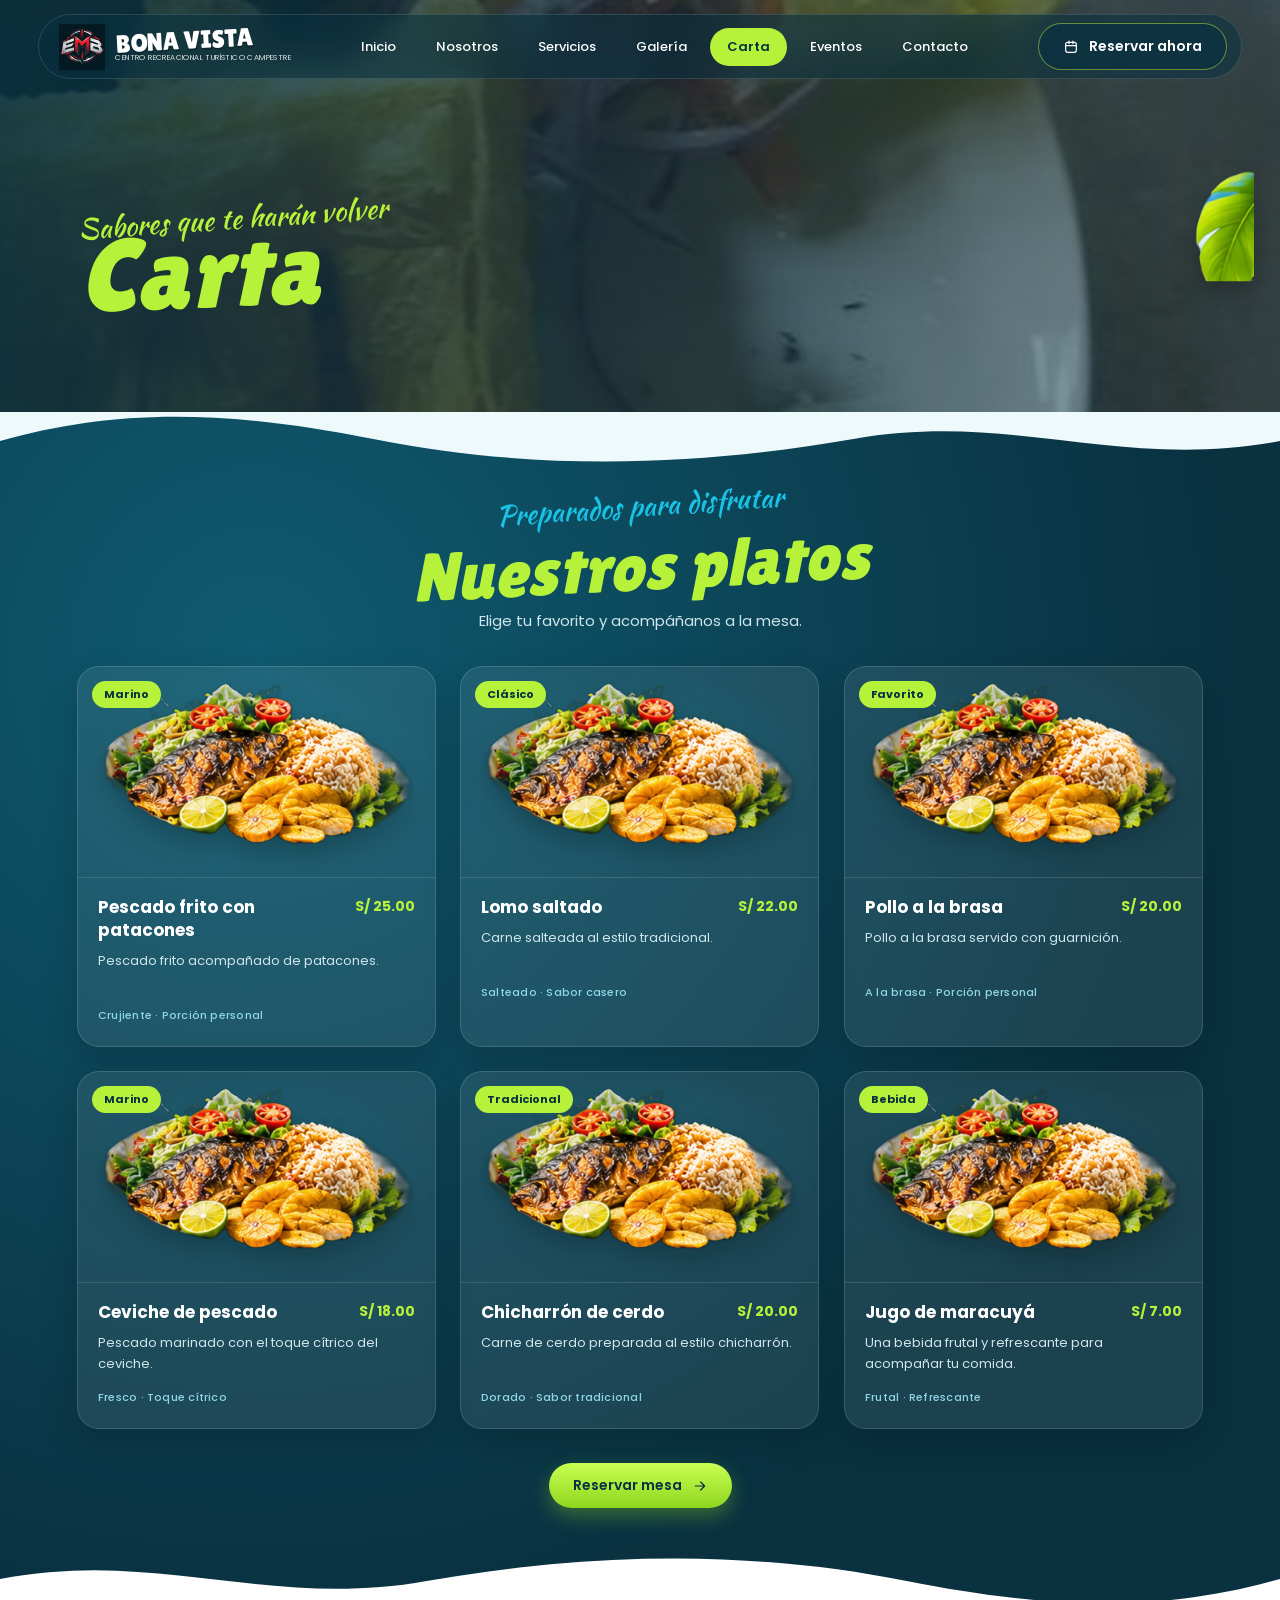
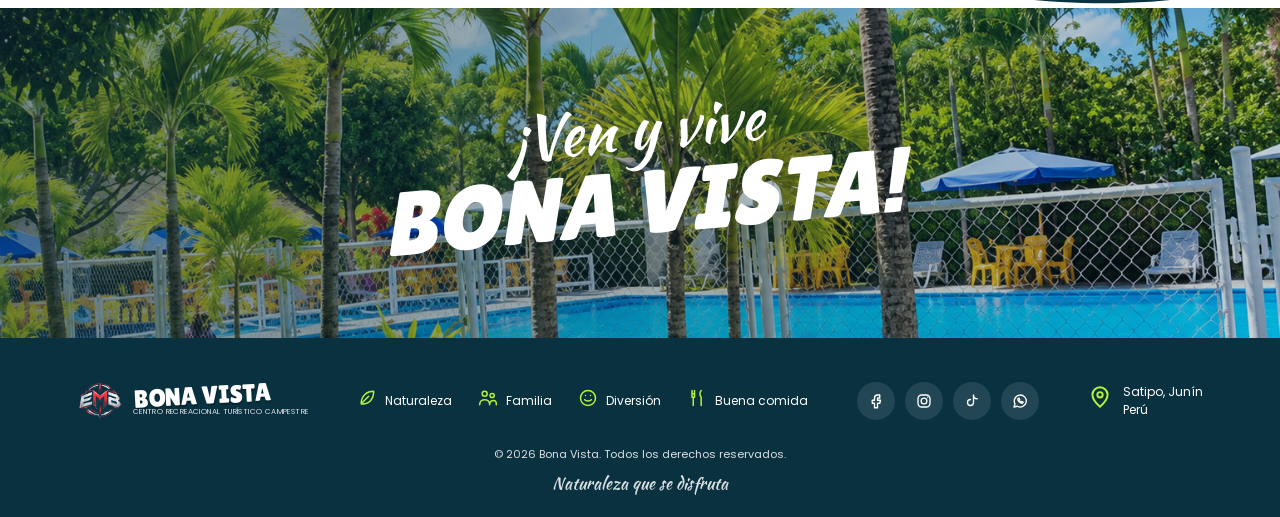
<file: carta.html>
<!doctype html>
<html lang="es">
  <head>
    <meta charset="utf-8" />
    <meta name="viewport" content="width=device-width,initial-scale=1" />
    <title>Carta | Bona Vista - Centro Recreacional Turístico Campestre</title>
    <meta
      name="description"
      content="Bona Vista: piscinas, comida típica, bungalows y eventos en plena naturaleza."
    />
    <link rel="icon" type="image/png" sizes="64x64" href="assets/img/favicon-bonavista.png?v=1" />
    <link rel="preconnect" href="https://fonts.googleapis.com" />
    <link
      href="https://fonts.googleapis.com/css2?family=Kaushan+Script&family=Lilita+One&family=Poppins:wght@400;500;600;700&display=swap"
      rel="stylesheet"
    />
    <link rel="stylesheet" href="assets/css/style.css" />
    <link rel="stylesheet" href="assets/css/responsive.css" />
  </head>
  <body>
    <header id="nav"></header>
    <section class="ph-hero" style="--bg: url(../img/comida.jpg)">
      <img
        class="leaf"
        src="assets/img/hoja3.png"
        alt=""
        data-k="0.04"
        style="right: 2vw; top: 90px; width: 110px"
      />
      <div class="wrap">
        <span class="script kick" style="color: var(--lime)"
          >Sabores que te harán volver</span
        >
        <h1>Carta</h1>
      </div>
    </section>
    <section class="sec dark menu-section">
      <div class="menu-intro">
        <span class="script kick">Preparados para disfrutar</span>
        <h2 class="menu-heading">Nuestros platos</h2>
        <p>Elige tu favorito y acompáñanos a la mesa.</p>
      </div>
      <div class="menu-carta">
        <article class="dish-card">
          <div class="dish-card__image">
            <img src="assets/img/plato.png" alt="Pescado frito con patacones" />
            <span class="dish-card__category">Marino</span>
          </div>
          <div class="dish-card__body">
            <div class="dish-card__title">
              <h3>Pescado frito con patacones</h3><b>S/ 25.00</b>
            </div>
            <p>Pescado frito acompañado de patacones.</p>
            <span class="dish-card__detail">Crujiente · Porción personal</span>
          </div>
        </article>
        <article class="dish-card">
          <div class="dish-card__image">
            <img src="assets/img/plato.png" alt="Lomo saltado" />
            <span class="dish-card__category">Clásico</span>
          </div>
          <div class="dish-card__body">
            <div class="dish-card__title">
              <h3>Lomo saltado</h3><b>S/ 22.00</b>
            </div>
            <p>Carne salteada al estilo tradicional.</p>
            <span class="dish-card__detail">Salteado · Sabor casero</span>
          </div>
        </article>
        <article class="dish-card">
          <div class="dish-card__image">
            <img src="assets/img/plato.png" alt="Pollo a la brasa" />
            <span class="dish-card__category">Favorito</span>
          </div>
          <div class="dish-card__body">
            <div class="dish-card__title">
              <h3>Pollo a la brasa</h3><b>S/ 20.00</b>
            </div>
            <p>Pollo a la brasa servido con guarnición.</p>
            <span class="dish-card__detail">A la brasa · Porción personal</span>
          </div>
        </article>
        <article class="dish-card">
          <div class="dish-card__image">
            <img src="assets/img/plato.png" alt="Ceviche de pescado" />
            <span class="dish-card__category">Marino</span>
          </div>
          <div class="dish-card__body">
            <div class="dish-card__title">
              <h3>Ceviche de pescado</h3><b>S/ 18.00</b>
            </div>
            <p>Pescado marinado con el toque cítrico del ceviche.</p>
            <span class="dish-card__detail">Fresco · Toque cítrico</span>
          </div>
        </article>
        <article class="dish-card">
          <div class="dish-card__image">
            <img src="assets/img/plato.png" alt="Chicharrón de cerdo" />
            <span class="dish-card__category">Tradicional</span>
          </div>
          <div class="dish-card__body">
            <div class="dish-card__title">
              <h3>Chicharrón de cerdo</h3><b>S/ 20.00</b>
            </div>
            <p>Carne de cerdo preparada al estilo chicharrón.</p>
            <span class="dish-card__detail">Dorado · Sabor tradicional</span>
          </div>
        </article>
        <article class="dish-card">
          <div class="dish-card__image">
            <img src="assets/img/plato.png" alt="Jugo de maracuyá" />
            <span class="dish-card__category">Bebida</span>
          </div>
          <div class="dish-card__body">
            <div class="dish-card__title">
              <h3>Jugo de maracuyá</h3><b>S/ 7.00</b>
            </div>
            <p>Una bebida frutal y refrescante para acompañar tu comida.</p>
            <span class="dish-card__detail">Frutal · Refrescante</span>
          </div>
        </article>
      </div>
      <a class="btn menu-reserve" href="contacto.html#reserva">
        Reservar mesa <svg class="i"><use href="#i-arrow" /></svg>
      </a>
    </section>
    <div id="foot"></div>
    <script src="assets/js/main.js"></script>
  </body>
</html>
</file>
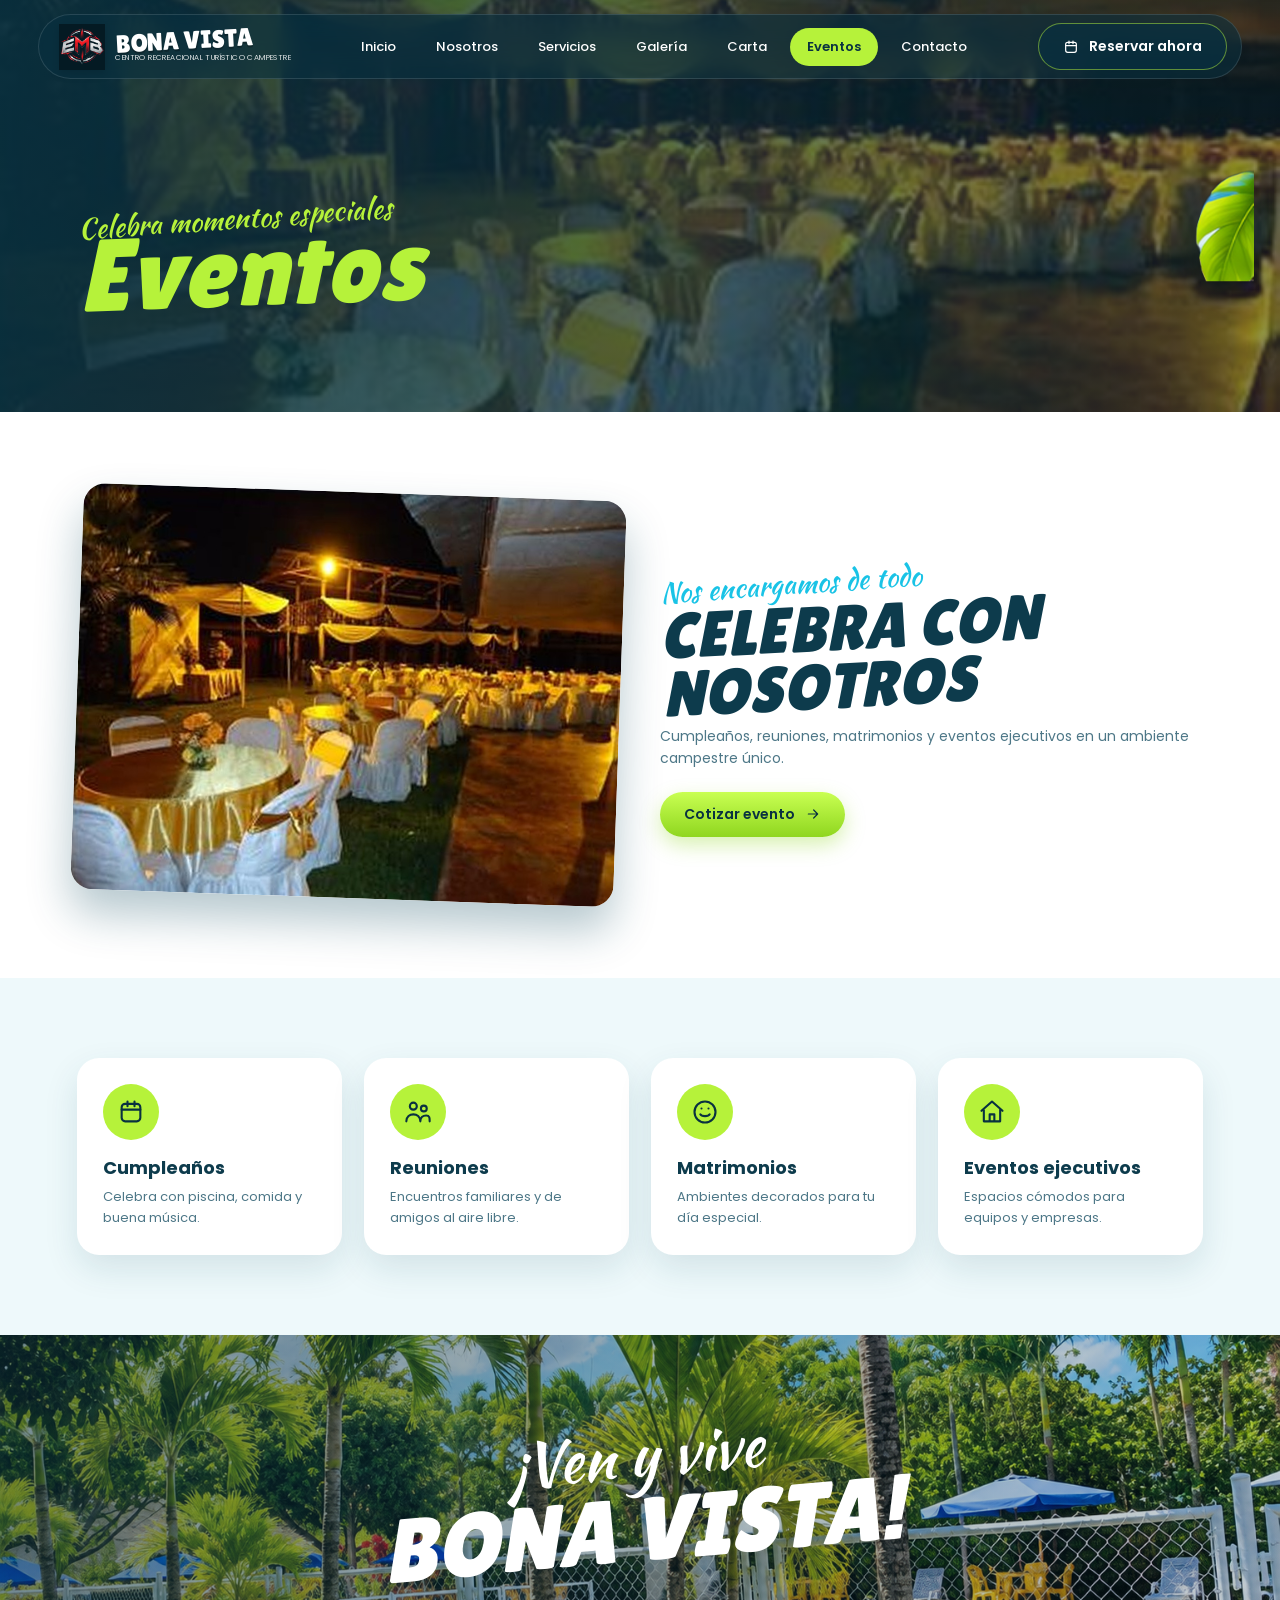
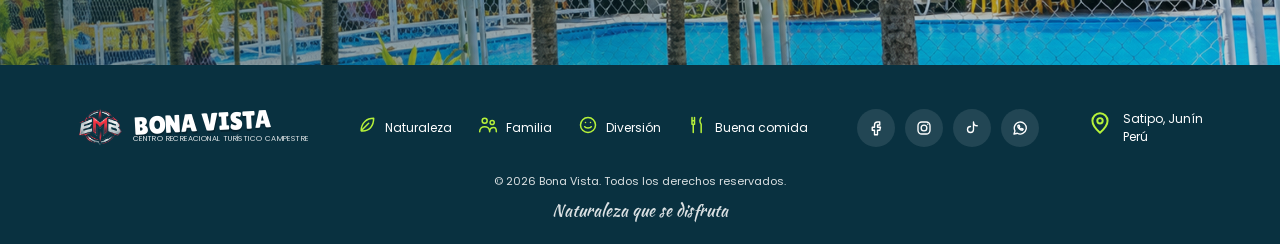
<file: eventos.html>
<!doctype html>
<html lang="es">
  <head>
    <meta charset="utf-8" />
    <meta name="viewport" content="width=device-width,initial-scale=1" />
    <title>
      Eventos | Bona Vista - Centro Recreacional Turístico Campestre
    </title>
    <meta
      name="description"
      content="Bona Vista: piscinas, comida típica, bungalows y eventos en plena naturaleza."
    />
    <link rel="icon" type="image/png" sizes="64x64" href="assets/img/favicon-bonavista.png?v=1" />
    <link rel="preconnect" href="https://fonts.googleapis.com" />
    <link
      href="https://fonts.googleapis.com/css2?family=Kaushan+Script&family=Lilita+One&family=Poppins:wght@400;500;600;700&display=swap"
      rel="stylesheet"
    />
    <link rel="stylesheet" href="assets/css/style.css" />
    <link rel="stylesheet" href="assets/css/responsive.css" />
  </head>
  <body>
    <header id="nav"></header>
    <section class="ph-hero" style="--bg: url(../img/evento.jpg)">
      <img
        class="leaf"
        src="assets/img/hoja3.png"
        alt=""
        data-k="0.04"
        style="right: 2vw; top: 90px; width: 110px"
      />
      <div class="wrap">
        <span class="script kick" style="color: var(--lime)"
          >Celebra momentos especiales</span
        >
        <h1>Eventos</h1>
      </div>
    </section>
    <section class="sec">
      <div class="wrap two">
        <img class="rv l" src="assets/img/evento.jpg" alt="Evento" />
        <div class="rv r">
          <span class="script kick">Nos encargamos de todo</span>
          <h2 class="big" style="font-size: clamp(40px, 5vw, 64px)">
            CELEBRA CON NOSOTROS
          </h2>
          <p class="p" style="max-width: none">
            Cumpleaños, reuniones, matrimonios y eventos ejecutivos en un
            ambiente campestre único.
          </p>
          <a class="btn" href="contacto.html#reserva"
            >Cotizar evento <svg class="i"><use href="#i-arrow" /></svg
          ></a>
        </div>
      </div>
    </section>
    <section class="sec mist">
      <div class="wrap grid">
        <article class="box rv">
          <i
            ><svg class="i"><use href="#i-cal" /></svg
          ></i>
          <h3>Cumpleaños</h3>
          <p>Celebra con piscina, comida y buena música.</p>
        </article>
        <article class="box rv">
          <i
            ><svg class="i"><use href="#i-family" /></svg
          ></i>
          <h3>Reuniones</h3>
          <p>Encuentros familiares y de amigos al aire libre.</p>
        </article>
        <article class="box rv">
          <i
            ><svg class="i"><use href="#i-smile" /></svg
          ></i>
          <h3>Matrimonios</h3>
          <p>Ambientes decorados para tu día especial.</p>
        </article>
        <article class="box rv">
          <i
            ><svg class="i"><use href="#i-house" /></svg
          ></i>
          <h3>Eventos ejecutivos</h3>
          <p>Espacios cómodos para equipos y empresas.</p>
        </article>
      </div>
    </section>
    <div id="foot"></div>
    <script src="assets/js/main.js"></script>
  </body>
</html>
</file>
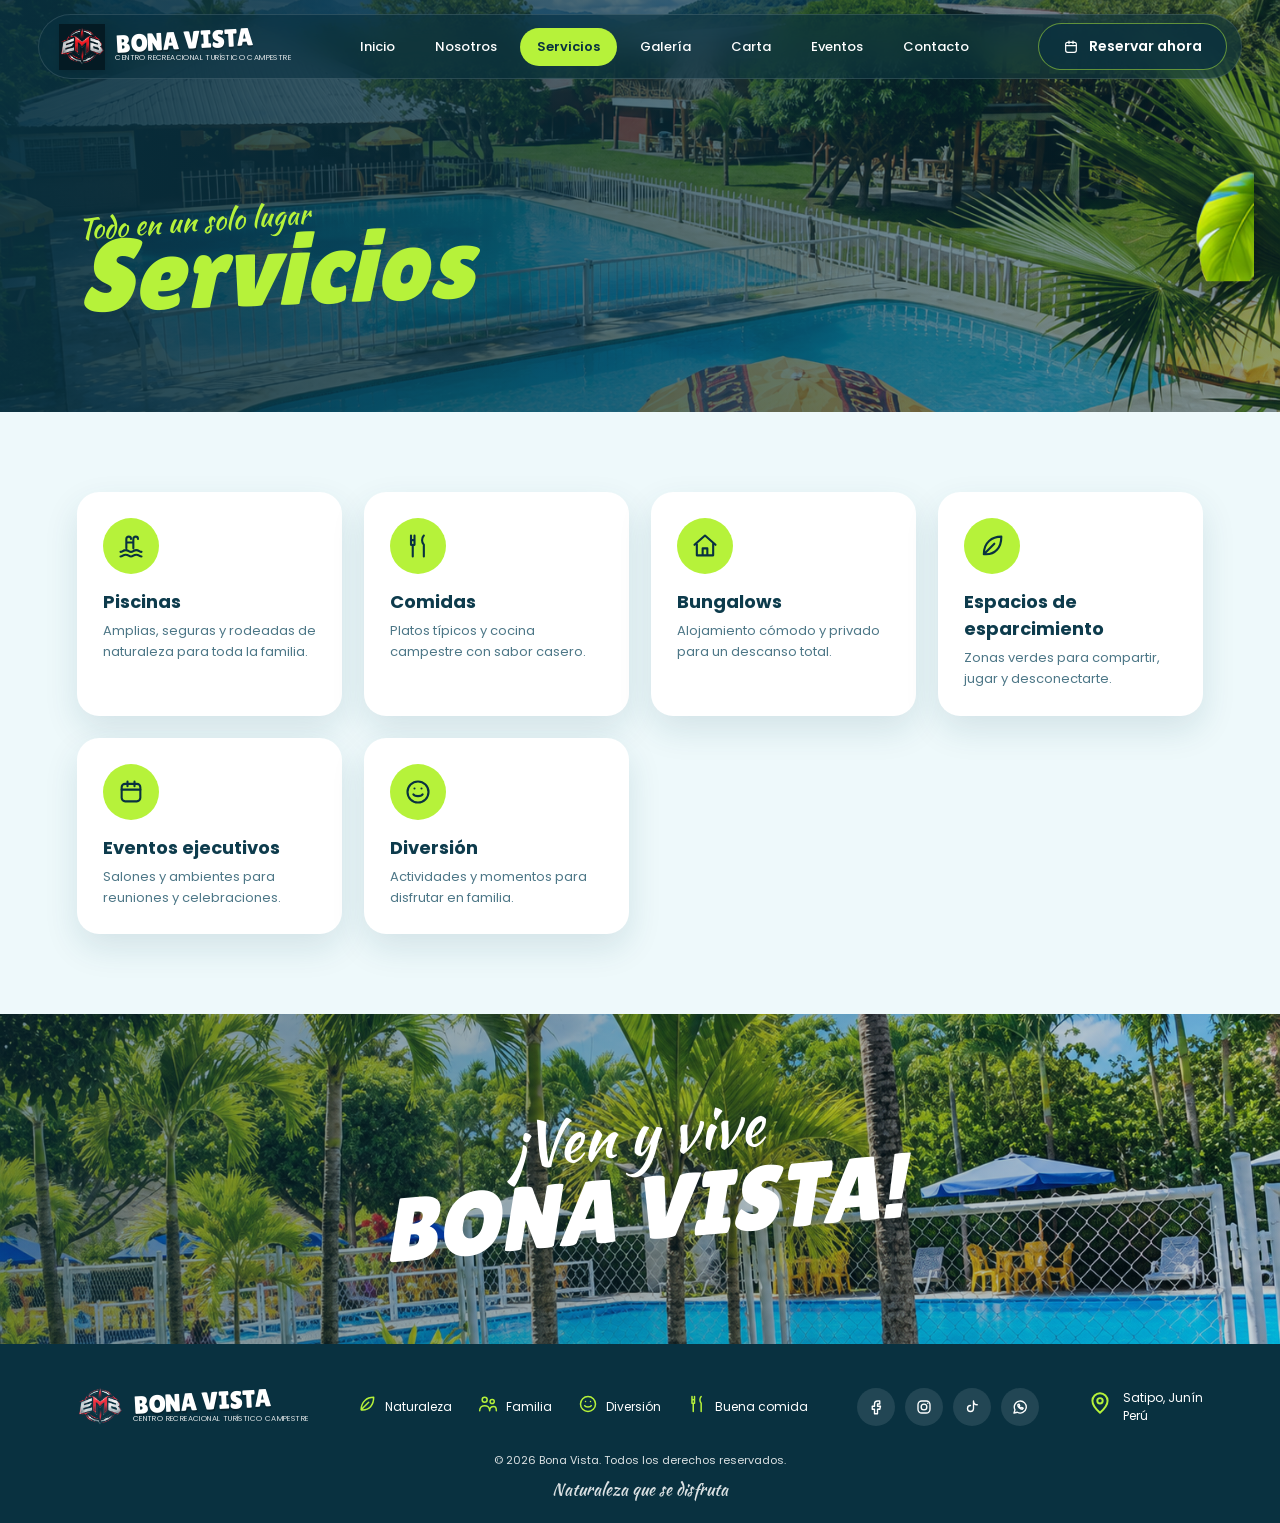
<file: servicios.html>
<!doctype html>
<html lang="es">
  <head>
    <meta charset="utf-8" />
    <meta name="viewport" content="width=device-width,initial-scale=1" />
    <title>
      Servicios | Bona Vista - Centro Recreacional Turístico Campestre
    </title>
    <meta
      name="description"
      content="Bona Vista: piscinas, comida típica, bungalows y eventos en plena naturaleza."
    />
    <link rel="icon" type="image/png" sizes="64x64" href="assets/img/favicon-bonavista.png?v=1" />
    <link rel="preconnect" href="https://fonts.googleapis.com" />
    <link
      href="https://fonts.googleapis.com/css2?family=Kaushan+Script&family=Lilita+One&family=Poppins:wght@400;500;600;700&display=swap"
      rel="stylesheet"
    />
    <link rel="stylesheet" href="assets/css/style.css" />
    <link rel="stylesheet" href="assets/css/responsive.css" />
  </head>
  <body>
    <header id="nav"></header>
    <section class="ph-hero" style="--bg: url(../img/piscina2.jpg)">
      <img
        class="leaf"
        src="assets/img/hoja3.png"
        alt=""
        data-k="0.04"
        style="right: 2vw; top: 90px; width: 110px"
      />
      <div class="wrap">
        <span class="script kick" style="color: var(--lime)"
          >Todo en un solo lugar</span
        >
        <h1>Servicios</h1>
      </div>
    </section>
    <section class="sec mist">
      <div class="wrap grid">
        <article class="box rv">
          <i
            ><svg class="i"><use href="#i-pool" /></svg
          ></i>
          <h3>Piscinas</h3>
          <p>Amplias, seguras y rodeadas de naturaleza para toda la familia.</p>
        </article>
        <article class="box rv">
          <i
            ><svg class="i"><use href="#i-food" /></svg
          ></i>
          <h3>Comidas</h3>
          <p>Platos típicos y cocina campestre con sabor casero.</p>
        </article>
        <article class="box rv">
          <i
            ><svg class="i"><use href="#i-house" /></svg
          ></i>
          <h3>Bungalows</h3>
          <p>Alojamiento cómodo y privado para un descanso total.</p>
        </article>
        <article class="box rv">
          <i
            ><svg class="i"><use href="#i-leaf" /></svg
          ></i>
          <h3>Espacios de esparcimiento</h3>
          <p>Zonas verdes para compartir, jugar y desconectarte.</p>
        </article>
        <article class="box rv">
          <i
            ><svg class="i"><use href="#i-cal" /></svg
          ></i>
          <h3>Eventos ejecutivos</h3>
          <p>Salones y ambientes para reuniones y celebraciones.</p>
        </article>
        <article class="box rv">
          <i
            ><svg class="i"><use href="#i-smile" /></svg
          ></i>
          <h3>Diversión</h3>
          <p>Actividades y momentos para disfrutar en familia.</p>
        </article>
      </div>
    </section>
    <div id="foot"></div>
    <script src="assets/js/main.js"></script>
  </body>
</html>
</file>
<file: assets/css/style.css>
/* BONA VISTA - estilos */
:root {
  --deep: #093140;
  --teal: #0d4a5c;
  --cyan: #19c3e6;
  --lime: #b6f23a;
  --lime2: #8fd61f;
  --ink: #0d3b4c;
  --mist: #eef9fb;
  --r: 22px;
  --ease: cubic-bezier(0.2, 0.9, 0.2, 1);
}
* {
  box-sizing: border-box;
  margin: 0;
}
html {
  scroll-behavior: smooth;
}
body {
  font-family: "Poppins", system-ui, sans-serif;
  color: var(--ink);
  background: #fff;
  overflow-x: hidden;
}
@keyframes pg {
  from {
    opacity: 0;
  }
}
a {
  color: inherit;
  text-decoration: none;
}
button {
  font: inherit;
  cursor: pointer;
  border: 0;
  background: none;
  color: inherit;
}
img {
  max-width: 100%;
  display: block;
  -webkit-user-drag: none;
  user-select: none;
  -webkit-user-select: none;
}
.sprite {
  position: absolute;
  width: 0;
  height: 0;
}
.i {
  width: 1em;
  height: 1em;
  fill: none;
  stroke: currentColor;
  stroke-width: 1.8;
  stroke-linecap: round;
  stroke-linejoin: round;
  flex: none;
}
.lil {
  font-family: "Lilita One", Impact, sans-serif;
  font-weight: 400;
}
.script {
  font-family: "Kaushan Script", "Caveat", cursive;
  font-weight: 400;
}
:focus-visible {
  outline: 3px solid var(--lime);
  outline-offset: 3px;
}
/* nav */
.nav {
  position: fixed;
  inset: 14px 3vw auto;
  z-index: 60;
  display: flex;
  align-items: center;
  justify-content: space-between;
  padding: 8px 14px 8px 20px;
  border-radius: 40px;
  background: rgba(9, 49, 64, 0.55);
  backdrop-filter: blur(14px);
  border: 1px solid rgba(255, 255, 255, 0.12);
  transition: 0.4s var(--ease);
}
.nav.sc {
  background: rgba(9, 49, 64, 0.92);
  inset: 8px 2vw auto;
  box-shadow: 0 12px 30px rgba(0, 0, 0, 0.25);
}
.logo {
  display: flex;
  align-items: center;
  gap: 10px;
  color: #fff;
}
.logo img {
  height: 46px;
  width: auto;
  mix-blend-mode: screen;
  filter: drop-shadow(0 3px 4px rgba(0, 0, 0, 0.3));
}
.logo b {
  display: block;
  font-family: "Lilita One";
  font-size: 25px;
  line-height: 0.9;
  font-weight: 400;
  transform: rotate(-3deg);
  text-shadow: 0 2px 0 rgba(0, 0, 0, 0.25);
}
.logo small {
  font-size: 7.5px;
  letter-spacing: 0.4px;
  display: block;
  opacity: 0.85;
}
.menu {
  display: flex;
  gap: 6px;
  list-style: none;
  padding: 0;
}
.menu a {
  display: block;
  padding: 9px 17px;
  border-radius: 30px;
  font-size: 13px;
  font-weight: 500;
  color: #fff;
  transition: 0.3s;
}
.menu a:hover {
  background: rgba(255, 255, 255, 0.14);
}
.menu a.on {
  background: var(--lime);
  color: var(--deep);
  font-weight: 600;
}
.btn {
  display: inline-flex;
  align-items: center;
  gap: 10px;
  padding: 12px 24px;
  border-radius: 30px;
  font-weight: 600;
  font-size: 14px;
  background: linear-gradient(180deg, #c9ff52, var(--lime2));
  color: var(--deep);
  position: relative;
  overflow: hidden;
  transition: 0.35s var(--ease);
  box-shadow: 0 8px 20px rgba(143, 214, 31, 0.35);
}
.btn:hover {
  transform: translateY(-3px) scale(1.03);
  box-shadow: 0 14px 28px rgba(143, 214, 31, 0.5);
}
.btn .i {
  font-size: 16px;
  transition: 0.3s;
}
.btn:hover .i {
  translate: 4px 0;
}
.btn.dark {
  background: var(--deep);
  color: #fff;
  box-shadow: 0 8px 20px rgba(9, 49, 64, 0.3);
}
.btn.ghost {
  background: rgba(9, 49, 64, 0.7);
  color: #fff;
  border: 1px solid rgba(182, 242, 58, 0.5);
  box-shadow: none;
}
.rip {
  position: absolute;
  border-radius: 50%;
  background: rgba(255, 255, 255, 0.55);
  transform: scale(0);
  animation: rip 0.7s linear;
  pointer-events: none;
}
@keyframes rip {
  to {
    transform: scale(4);
    opacity: 0;
  }
}
.burger {
  display: none;
  width: 42px;
  height: 42px;
  border-radius: 50%;
  background: var(--lime);
  color: var(--deep);
  font-size: 22px;
  align-items: center;
  justify-content: center;
}
/* hero */
.hero {
  position: relative;
  min-height: 100vh;
  min-height: 100svh;
  padding: 150px 6vw 130px;
  color: #fff;
  overflow: hidden;
  background: var(--deep);
}
.slide {
  position: absolute;
  inset: -3%;
  background-size: cover;
  background-position: center;
  opacity: 0;
  transition: opacity 1.4s;
  animation: kb 18s ease-in-out infinite alternate;
}
.slide.on {
  opacity: 1;
}
@keyframes kb {
  to {
    scale: 1.08;
    translate: -1.5% 1%;
  }
}
.hshade {
  position: absolute;
  inset: 0;
  background:
    linear-gradient(
      90deg,
      rgba(9, 49, 64, 0.96) 0,
      rgba(9, 49, 64, 0.78) 38%,
      rgba(9, 49, 64, 0.15) 75%
    ),
    linear-gradient(0deg, rgba(9, 49, 64, 0.7), transparent 35%);
}
.leaf {
  position: absolute;
  pointer-events: none;
  z-index: 3;
  transform-origin: bottom center;
  animation: sway 7s ease-in-out infinite;
  filter: drop-shadow(0 12px 12px rgba(0, 0, 0, 0.3));
}
.hero-branches {
  position: absolute;
  inset: 0;
  z-index: 3;
  overflow: hidden;
  pointer-events: none;
}
.leaf-branch {
  position: absolute;
  width: 230px;
  height: 290px;
  animation: branch-sway 8s ease-in-out infinite;
  filter: drop-shadow(0 8px 10px rgba(0, 0, 0, 0.28));
}
.leaf-branch img {
  position: absolute;
  width: 112px;
  height: 154px;
  object-fit: contain;
}
.leaf-branch img:nth-child(1) {
  left: 8px;
  top: 112px;
  rotate: -62deg;
}
.leaf-branch img:nth-child(2) {
  left: 42px;
  top: 62px;
  rotate: -38deg;
}
.leaf-branch img:nth-child(3) {
  left: 86px;
  top: 18px;
  rotate: -12deg;
}
.leaf-branch img:nth-child(4) {
  left: 72px;
  top: 126px;
  rotate: 15deg;
}
.leaf-branch img:nth-child(5) {
  left: 118px;
  top: 80px;
  rotate: 38deg;
}
.leaf-branch img:nth-child(6) {
  left: 132px;
  top: 170px;
  rotate: 65deg;
}
.leaf-branch--left-top {
  top: 7%;
  left: -116px;
  rotate: -12deg;
}
.leaf-branch--left-bottom {
  bottom: -118px;
  left: -112px;
  rotate: -34deg;
  animation-delay: -3s;
}
.leaf-branch--right-top {
  top: 8%;
  right: -118px;
  scale: -1 1;
  rotate: -8deg;
  animation-delay: -2s;
}
.leaf-branch--right-bottom {
  right: -108px;
  bottom: -112px;
  scale: -1 1;
  rotate: -26deg;
  animation-delay: -5s;
}
@keyframes branch-sway {
  50% {
    translate: 0 -7px;
  }
}
@keyframes sway {
  50% {
    rotate: 5deg;
  }
}
.hc {
  position: relative;
  z-index: 4;
  max-width: 760px;
}
.hc .hi {
  font-size: clamp(26px, 3.6vw, 44px);
  display: block;
  rotate: -4deg;
  margin-bottom: -6px;
}
.ttl {
  font-size: clamp(78px, 13vw, 176px);
  line-height: 0.82;
  display: flex;
  gap: 0.18em;
  flex-wrap: wrap;
  font-style: italic;
  transform: rotate(-3deg);
  transform-origin: left;
  text-shadow: 0 6px 0 rgba(0, 0, 0, 0.18);
  letter-spacing: -1px;
}
.ttl .w {
  color: #fff;
}
.ttl .v {
  color: var(--lime);
}
.ttl span span {
  display: inline-block;
  opacity: 0;
  transform: translateY(80px) rotate(8deg);
  animation: up 0.9s var(--ease) forwards;
  animation-delay: calc(var(--i) * 60ms + 300ms);
}
@keyframes up {
  to {
    opacity: 1;
    transform: none;
  }
}
.sw {
  height: 8px;
  width: min(300px, 60%);
  border-radius: 8px;
  background: #fff;
  margin: 2px 0 18px;
  rotate: -3deg;
  transform-origin: left;
  animation: grow 1s 0.9s var(--ease) both;
}
@keyframes grow {
  from {
    scale: 0 1;
  }
}
.tag {
  font-size: clamp(20px, 2.4vw, 30px);
  rotate: -3deg;
  margin-bottom: 26px;
  max-width: 560px;
  line-height: 1.2;
  animation: fl 1s 1.1s both;
}
@keyframes fl {
  from {
    opacity: 0;
    translate: -30px 0;
  }
}
.info {
  display: flex;
  flex-wrap: wrap;
  gap: 6px 22px;
  padding: 14px 26px;
  border-radius: 50px;
  background: rgba(9, 49, 64, 0.72);
  backdrop-filter: blur(8px);
  border: 1px solid rgba(255, 255, 255, 0.12);
  width: fit-content;
  margin-bottom: 22px;
  animation: fl 1s 1.3s both;
}
.inf {
  display: flex;
  align-items: center;
  gap: 11px;
}
.inf i {
  width: 42px;
  height: 42px;
  border-radius: 50%;
  background: var(--lime);
  color: var(--deep);
  display: grid;
  place-items: center;
  font-size: 20px;
  transition: 0.4s var(--ease);
}
.inf:hover i {
  rotate: 360deg;
  scale: 1.1;
}
.inf b {
  display: block;
  font-size: 13px;
}
.inf small {
  font-size: 10px;
  opacity: 0.8;
}
.hero .btn {
  animation: fl 1s 1.5s both;
}
.sign {
  position: absolute;
  right: 3vw;
  bottom: 70px;
  width: min(36vw, 380px);
  z-index: 5;
  transform-origin: 50% 8%;
  animation:
    swing 5s ease-in-out infinite,
    pop 1.2s 0.8s var(--ease) both;
}
@keyframes swing {
  50% {
    rotate: 3deg;
  }
}
@keyframes pop {
  from {
    opacity: 0;
    scale: 0.6;
    translate: 0 80px;
  }
  to {
    opacity: 1;
    scale: 1;
    translate: 0 0;
  }
}
.dots {
  position: absolute;
  right: 22px;
  top: 50%;
  translate: 0 -50%;
  z-index: 6;
  display: flex;
  flex-direction: column;
  gap: 12px;
  align-items: center;
}
.dots button {
  width: 11px;
  height: 11px;
  border-radius: 50%;
  border: 2px solid #fff;
  transition: 0.3s;
}
.dots button.on {
  background: var(--lime);
  border-color: var(--lime);
  scale: 1.35;
}
.dn {
  width: 40px;
  height: 40px;
  border-radius: 50%;
  border: 1.5px solid #fff;
  display: grid;
  place-items: center;
  margin-top: 8px;
  animation: bn 1.8s infinite;
}
@keyframes bn {
  50% {
    translate: 0 8px;
  }
}
/* ondas */
.wv {
  position: absolute;
  left: 0;
  right: 0;
  bottom: -1px;
  height: 70px;
  z-index: 4;
  background: url("data:image/svg+xml,%3Csvg xmlns='http://www.w3.org/2000/svg' viewBox='0 0 1200 70' preserveAspectRatio='none'%3E%3Cpath d='M0 70V34C100 8 200 8 300 34S500 60 600 34 800 8 900 34s200 26 300 0V70Z' fill='%23eef9fb'/%3E%3C/svg%3E")
    repeat-x;
  background-size: 1200px 70px;
  animation: wave 14s linear infinite;
}
.wv.b {
  opacity: 0.5;
  bottom: 6px;
  animation-duration: 9s;
  animation-direction: reverse;
}
@keyframes wave {
  to {
    background-position-x: -1200px;
  }
}
/* secciones */
.sec {
  position: relative;
  padding: 80px 6vw;
  overflow: hidden;
}
.mist {
  background: var(--mist);
}
.sec h2 {
  font-family: "Lilita One";
  font-weight: 400;
  font-style: italic;
  line-height: 0.9;
  rotate: -3deg;
}
.row {
  display: grid;
  grid-template-columns: minmax(260px, 0.8fr) 2fr;
  gap: 30px;
  align-items: center;
  max-width: 1280px;
  margin: 0 auto;
}
.kick {
  font-size: clamp(20px, 2.4vw, 28px);
  color: var(--cyan);
  display: block;
  rotate: -4deg;
}
.big {
  font-size: clamp(48px, 6.2vw, 84px);
  color: var(--ink);
}
.p {
  margin: 16px 0 22px;
  max-width: 360px;
  font-size: 14px;
  line-height: 1.6;
  color: #4d7787;
}
.car {
  position: relative;
}
.trk {
  display: flex;
  gap: 18px;
  overflow-x: auto;
  scroll-snap-type: x mandatory;
  scrollbar-width: none;
  padding: 14px 4px 22px;
}
.trk::-webkit-scrollbar {
  display: none;
}
.card {
  flex: 0 0 calc(25% - 14px);
  min-width: 200px;
  scroll-snap-align: start;
  background: #fff;
  border-radius: var(--r);
  padding: 8px 8px 16px;
  box-shadow: 0 14px 34px rgba(13, 74, 92, 0.14);
  position: relative;
  transition: 0.5s var(--ease);
}
.card:hover {
  translate: 0 -12px;
  box-shadow: 0 26px 44px rgba(13, 74, 92, 0.25);
}
.card .ph {
  height: 170px;
  border-radius: 16px;
  overflow: hidden;
}
.card img {
  width: 100%;
  height: 100%;
  object-fit: cover;
  transition: 1s var(--ease);
}
.card:hover img {
  scale: 1.12;
}
.card .ic {
  position: absolute;
  left: 18px;
  top: 140px;
  width: 44px;
  height: 44px;
  border-radius: 50%;
  background: var(--cyan);
  color: #fff;
  display: grid;
  place-items: center;
  font-size: 22px;
  border: 3px solid #fff;
}
.card h3 {
  margin: 30px 8px 2px;
  font-size: 16px;
}
.card small {
  margin: 0 8px;
  display: block;
  font-size: 11px;
  color: #6b95a5;
}
.card .go {
  position: absolute;
  right: 14px;
  bottom: 16px;
  width: 26px;
  height: 26px;
  border-radius: 50%;
  background: var(--lime2);
  color: #fff;
  display: grid;
  place-items: center;
  transition: 0.3s;
}
.card:hover .go {
  rotate: -45deg;
  background: var(--cyan);
}
.ar {
  position: absolute;
  top: 42%;
  width: 38px;
  height: 38px;
  border-radius: 50%;
  background: var(--lime);
  color: var(--deep);
  display: grid;
  place-items: center;
  z-index: 5;
  box-shadow: 0 6px 14px rgba(0, 0, 0, 0.2);
  transition: 0.3s;
  font-size: 20px;
}
.ar:hover {
  scale: 1.15;
  background: var(--cyan);
  color: #fff;
}
.ar.l {
  left: -14px;
}
.ar.r {
  right: -14px;
}
/* carta */
.dark {
  background: radial-gradient(circle at 20% 20%, #0f5a70, var(--deep) 70%);
  color: #fff;
  padding-top: 100px;
  padding-bottom: 100px;
}
.dark::before,
.dark::after {
  content: "";
  position: absolute;
  left: 0;
  right: 0;
  height: 60px;
  background: url("data:image/svg+xml,%3Csvg xmlns='http://www.w3.org/2000/svg' viewBox='0 0 1200 60' preserveAspectRatio='none'%3E%3Cpath d='M0 0H1200V30C1050 60 950 0 800 28S500 60 350 28 100 0 0 30Z' fill='%23eef9fb'/%3E%3C/svg%3E")
    center/100% 100%;
  top: -1px;
}
.dark::after {
  top: auto;
  bottom: -1px;
  rotate: 180deg;
  filter: brightness(0) invert(1);
}
.carta {
  display: grid;
  grid-template-columns: 0.9fr 1.2fr 1fr;
  gap: 20px;
  align-items: center;
  max-width: 1280px;
  margin: 0 auto;
}
.lbl {
  display: inline-block;
  background: var(--cyan);
  padding: 4px 16px;
  border-radius: 6px;
  font-family: "Lilita One";
  font-style: italic;
  rotate: -6deg;
  font-size: 20px;
  color: #fff;
}
.dark .big {
  color: var(--lime);
  font-size: clamp(70px, 9vw, 128px);
}
.dark .p {
  color: #cfe6ec;
}
.plato {
  position: relative;
}
.plato img {
  width: 100%;
  filter: drop-shadow(0 30px 28px rgba(0, 0, 0, 0.5));
  animation: flt 6s ease-in-out infinite;
}
@keyframes flt {
  50% {
    translate: 0 -16px;
    rotate: -2deg;
  }
}
.plato .ms {
  position: absolute;
  right: -6%;
  top: -6%;
  font-size: 26px;
  rotate: 8deg;
  color: #fff;
}
.panel {
  background: rgba(255, 255, 255, 0.07);
  border: 1px solid rgba(255, 255, 255, 0.18);
  border-radius: var(--r);
  padding: 22px 24px;
  backdrop-filter: blur(8px);
}
.panel h4 {
  display: flex;
  gap: 10px;
  align-items: center;
  font-size: 15px;
  letter-spacing: 0.5px;
  padding-bottom: 12px;
  border-bottom: 1px solid rgba(255, 255, 255, 0.18);
  margin-bottom: 6px;
}
.panel h4 i {
  width: 34px;
  height: 34px;
  border-radius: 50%;
  background: var(--lime);
  color: var(--deep);
  display: grid;
  place-items: center;
}
.pl {
  display: flex;
  justify-content: space-between;
  gap: 10px;
  padding: 10px 0;
  font-size: 13px;
  border-bottom: 1px solid rgba(255, 255, 255, 0.08);
  transition: 0.3s;
}
.pl:hover {
  padding-left: 10px;
  color: var(--lime);
}
.pl::before {
  content: "";
  width: 7px;
  height: 7px;
  border-radius: 50%;
  background: var(--lime);
  margin: 6px 8px 0 0;
  flex: none;
}
.pl span {
  flex: 1;
}
.panel .btn {
  margin-top: 16px;
  width: 100%;
  justify-content: center;
}
/* galeria/eventos */
.gal {
  display: grid;
  grid-template-columns: 0.8fr 1.3fr 1fr;
  gap: 20px;
  align-items: center;
  max-width: 1280px;
  margin: 0 auto;
}
.ico-t {
  display: flex;
  align-items: center;
  gap: 8px;
  color: var(--cyan);
  font-weight: 700;
  font-size: 13px;
  letter-spacing: 1px;
  margin-bottom: 6px;
}
.pols {
  position: relative;
  height: 380px;
}
.pol {
  position: absolute;
  background: #fff;
  padding: 7px 7px 22px;
  box-shadow: 0 18px 34px rgba(13, 74, 92, 0.3);
  transition: 0.6s var(--ease);
}
.pol img {
  width: 100%;
  height: 100%;
  object-fit: cover;
}
.pol.a {
  left: 0;
  top: 10px;
  width: 62%;
  height: 68%;
  rotate: -4deg;
}
.pol.b {
  right: 2%;
  top: 0;
  width: 40%;
  height: 42%;
  rotate: 5deg;
}
.pol.c {
  right: 0;
  bottom: 6px;
  width: 46%;
  height: 42%;
  rotate: -3deg;
}
.pols:hover .pol {
  rotate: 0deg;
}
.pol:hover {
  scale: 1.08;
  z-index: 9;
}
.ev {
  background: #fff;
  border-radius: 30px;
  padding: 26px;
  box-shadow: 0 20px 40px rgba(13, 74, 92, 0.14);
  position: relative;
  overflow: hidden;
}
.ev h2 {
  font-size: clamp(30px, 3.4vw, 44px);
  color: var(--ink);
}
.ev h2 em {
  display: block;
  font-style: italic;
}
.circ {
  display: flex;
  margin-top: 14px;
}
.circ img {
  width: 84px;
  height: 84px;
  border-radius: 50%;
  object-fit: cover;
  border: 4px solid #fff;
  box-shadow: 0 8px 16px rgba(0, 0, 0, 0.2);
  transition: 0.5s var(--ease);
}
.circ img + img {
  margin-left: -18px;
}
.circ img:hover {
  scale: 1.15;
  z-index: 3;
}
/* cta + footer */
.cta {
  min-height: 300px;
  padding: 90px 6vw;
  background:
    linear-gradient(90deg, rgba(9, 49, 64, 0.55), rgba(9, 49, 64, 0.2)),
    var(--bg) center/cover;
  color: #fff;
  display: flex;
  align-items: center;
  justify-content: space-between;
  gap: 30px;
  flex-wrap: wrap;
}
.cta--simple {
  min-height: 220px;
  justify-content: center;
  text-align: center;
}
.cta .ven {
  font-size: clamp(34px, 5vw, 60px);
  rotate: -5deg;
  line-height: 1;
}
.cta .ven b {
  display: block;
  font-family: "Lilita One";
  font-style: italic;
  font-weight: 400;
  font-size: 1.5em;
}
.how {
  width: min(100%, 620px);
  border-radius: var(--r);
  padding: 20px;
  background: rgba(9, 49, 64, 0.88);
  color: #fff;
  border: 1px solid rgba(255, 255, 255, 0.18);
  box-shadow: 0 20px 40px rgba(0, 0, 0, 0.3);
}
.how__heading {
  display: flex;
  align-items: center;
  gap: 12px;
}
.how__heading > i {
  color: var(--lime);
  font-size: 30px;
  animation: bn 2s infinite;
}
.how b {
  font-size: 15px;
}
.how p {
  font-size: 12px;
  margin-top: 3px;
  color: #cfe6ec;
}
.inline-map {
  width: 100%;
  overflow: hidden;
  border: 0;
  border-radius: 18px;
  background: transparent;
}
.inline-map iframe {
  display: block;
  width: 100%;
  height: 350px;
  border: 0;
}
.how .inline-map {
  margin-top: 14px;
}
.contact-map {
  padding: 18px;
}
.contact-map > p {
  margin-bottom: 12px;
}
.contact-map .inline-map iframe {
  height: 380px;
}
.foot {
  background: var(--deep);
  color: #fff;
  padding: 40px 6vw 22px;
}
.fr {
  display: flex;
  align-items: center;
  justify-content: space-between;
  gap: 24px;
  flex-wrap: wrap;
  max-width: 1280px;
  margin: 0 auto;
}
.fv {
  display: flex;
  gap: 26px;
  flex-wrap: wrap;
  font-size: 12px;
}
.fv span {
  display: flex;
  gap: 8px;
  align-items: center;
}
.fv i {
  color: var(--lime);
  font-size: 20px;
}
.soc {
  display: flex;
  gap: 10px;
}
.soc a {
  width: 38px;
  height: 38px;
  border-radius: 50%;
  background: rgba(255, 255, 255, 0.1);
  display: grid;
  place-items: center;
  font-size: 18px;
  transition: 0.35s var(--ease);
}
.soc a:hover {
  background: var(--lime);
  color: var(--deep);
  translate: 0 -6px;
}
.addr {
  display: flex;
  gap: 10px;
  align-items: center;
  font-size: 12px;
}
.addr i {
  font-size: 26px;
  color: var(--lime);
}
.contact-whatsapp {
  display: inline-block;
  margin-top: 10px;
  color: var(--teal);
  font-weight: 700;
  transition: color 0.25s;
}
.contact-whatsapp:hover {
  color: var(--lime2);
}
.fb {
  max-width: 1280px;
  margin: 22px auto 0;
  display: grid;
  justify-items: center;
  text-align: center;
  font-size: 11px;
  opacity: 0.85;
  flex-wrap: wrap;
  gap: 8px;
}
.fb .script {
  font-size: 17px;
  opacity: 1;
}
/* paginas internas */
.ph-hero {
  position: relative;
  padding: 170px 6vw 110px;
  background: var(--deep) var(--bg) center/cover;
  color: #fff;
  overflow: hidden;
}
.ph-hero::before {
  content: "";
  position: absolute;
  inset: 0;
  background: linear-gradient(
    90deg,
    rgba(9, 49, 64, 0.92),
    rgba(9, 49, 64, 0.45)
  );
}
.ph-hero > * {
  position: relative;
  z-index: 2;
}
.ph-hero h1 {
  font-family: "Lilita One";
  font-weight: 400;
  font-style: italic;
  font-size: clamp(52px, 8vw, 110px);
  color: var(--lime);
  rotate: -2deg;
  line-height: 0.9;
}
.wrap {
  max-width: 1180px;
  margin: 0 auto;
}
.grid {
  display: grid;
  grid-template-columns: repeat(auto-fit, minmax(250px, 1fr));
  gap: 22px;
}
.box {
  background: #fff;
  border-radius: var(--r);
  padding: 26px;
  box-shadow: 0 14px 34px rgba(13, 74, 92, 0.12);
  transition: 0.5s var(--ease);
}
.box:hover {
  translate: 0 -10px;
}
.box > i {
  width: 56px;
  height: 56px;
  border-radius: 50%;
  background: var(--lime);
  color: var(--deep);
  display: grid;
  place-items: center;
  font-size: 28px;
  margin-bottom: 14px;
}
.box h3 {
  margin-bottom: 6px;
  font-size: 18px;
}
.box p {
  font-size: 13px;
  line-height: 1.6;
  color: #4d7787;
}
.two {
  display: grid;
  grid-template-columns: 1fr 1fr;
  gap: 40px;
  align-items: center;
}
.two img {
  border-radius: var(--r);
  box-shadow: 0 24px 44px rgba(13, 74, 92, 0.3);
  rotate: 2deg;
  transition: 0.6s var(--ease);
}
.two img:hover {
  rotate: 0deg;
  scale: 1.03;
}
.mg {
  columns: 3 240px;
  gap: 16px;
}
.mg img {
  width: 100%;
  margin-bottom: 16px;
  border-radius: 18px;
  cursor: zoom-in;
  transition: 0.5s var(--ease);
}
.mg img:hover {
  scale: 1.04;
  box-shadow: 0 20px 34px rgba(13, 74, 92, 0.3);
}
.lb {
  position: fixed;
  inset: 0;
  background: rgba(5, 25, 33, 0.92);
  z-index: 99;
  display: none;
  place-items: center;
  padding: 30px;
  cursor: zoom-out;
}
.lb.on {
  display: grid;
  animation: pg 0.3s;
}
.lb img {
  max-height: 88vh;
  border-radius: 16px;
}
form {
  display: grid;
  gap: 14px;
}
input,
textarea,
select {
  font: inherit;
  padding: 14px 18px;
  border-radius: 16px;
  border: 2px solid #d4ecf2;
  background: #fff;
  color: var(--ink);
  transition: 0.3s;
}
input:focus,
textarea:focus,
select:focus {
  outline: 0;
  border-color: var(--cyan);
  box-shadow: 0 0 0 5px rgba(25, 195, 230, 0.18);
}
.toast {
  position: fixed;
  left: 50%;
  bottom: 26px;
  translate: -50% 140px;
  background: var(--deep);
  color: #fff;
  padding: 12px 24px;
  border-radius: 30px;
  z-index: 99;
  transition: 0.5s var(--ease);
}
.toast.show {
  translate: -50% 0;
}
/* revelado */
.rv {
  opacity: 0;
  translate: 0 50px;
  transition:
    opacity 0.9s,
    translate 0.9s var(--ease);
  transition-delay: var(--d, 0s);
}
.rv.l {
  translate: -60px 0;
}
.rv.r {
  translate: 60px 0;
}
.rv.z {
  translate: 0 0;
  scale: 0.85;
}
.rv.in {
  opacity: 1;
  translate: 0 0;
  scale: 1;
}
@media (max-width: 980px) {
  .menu {
    position: fixed;
    inset: 74px 3vw auto;
    flex-direction: column;
    background: rgba(9, 49, 64, 0.97);
    padding: 14px;
    border-radius: 26px;
    display: none;
    max-height: calc(100svh - 100px);
    overflow-y: auto;
    overscroll-behavior: contain;
  }
  .menu.open {
    display: flex;
    animation: menu-in 0.3s var(--ease);
  }
  .menu a {
    min-height: 44px;
    display: flex;
    align-items: center;
  }
  .burger {
    display: flex;
    flex: none;
  }
  .nav .btn {
    display: none;
  }
  .row,
  .carta,
  .gal,
  .two {
    grid-template-columns: 1fr;
  }
  .card {
    flex-basis: 70%;
  }
  .sign {
    width: 150px;
    bottom: 100px;
    right: 2vw;
  }
  .hero {
    padding-top: 130px;
  }
  .pols {
    height: 320px;
  }
  .ar.l {
    left: 2px;
  }
  .ar.r {
    right: 2px;
  }
  .dots {
    right: 10px;
  }
  .info {
    border-radius: 26px;
  }
}
@media (prefers-reduced-motion: reduce) {
  *,
  *::before {
    animation: none !important;
    transition: none !important;
  }
  .rv {
    opacity: 1;
    translate: none;
  }
  .ttl span span {
    opacity: 1;
    transform: none;
  }
}
</file>
<file: assets/css/responsive.css>
@keyframes menu-in {
  from {
    opacity: 0;
    translate: 0 -10px;
  }
  to {
    opacity: 1;
    translate: 0 0;
  }
}
@keyframes hero-in {
  from {
    opacity: 0;
    translate: 0 24px;
  }
  to {
    opacity: 1;
    translate: 0 0;
  }
}
@keyframes photo-float {
  50% {
    translate: 0 -7px;
  }
}
html {
  overflow-x: clip;
}
.page-loader {
  position: fixed;
  inset: 0;
  z-index: 10000;
  display: grid;
  place-items: center;
  overflow: hidden;
  padding: 24px;
  background:
    radial-gradient(ellipse at 50% 38%, rgba(25, 195, 230, 0.2), transparent 42%),
    linear-gradient(145deg, #0d4a5c, #062b39 78%);
  color: #fff;
  opacity: 1;
  transition: opacity 260ms ease;
}
.page-loader.is-closing {
  opacity: 0;
  pointer-events: none;
}
.page-loader__content {
  display: grid;
  justify-items: center;
  text-align: center;
  animation: loader-content-in 0.55s var(--ease) both;
}
.page-loader__scene {
  position: relative;
  display: grid;
  place-items: center;
  width: min(88vw, 460px);
  height: min(54vh, 380px);
  min-height: 210px;
  margin-bottom: 0;
}
.page-loader__glow {
  position: absolute;
  width: 72%;
  aspect-ratio: 1;
  border-radius: 50%;
  background: rgba(25, 195, 230, 0.16);
  box-shadow: 0 0 70px rgba(25, 195, 230, 0.22);
  animation: loader-glow 1.8s ease-in-out infinite;
}
.page-loader__toucan {
  position: relative;
  z-index: 1;
  width: 100%;
  max-height: 100%;
  object-fit: contain;
  filter: drop-shadow(0 18px 22px rgba(0, 0, 0, 0.3));
  animation: loader-toucan 1.25s ease-in-out infinite;
}
.page-loader__spark {
  position: absolute;
  z-index: 2;
  width: 12px;
  height: 12px;
  border: 2px solid var(--lime);
  border-radius: 50%;
  animation: loader-sparkle 1.2s ease-in-out infinite;
}
.page-loader__spark--one {
  top: 14%;
  right: 15%;
}
.page-loader__spark--two {
  bottom: 22%;
  left: 10%;
  width: 8px;
  height: 8px;
  animation-delay: 0.35s;
}
.page-loader__message {
  margin-top: 4px;
  font-family: "Lilita One", Impact, sans-serif;
  font-size: clamp(18px, 4.5vw, 24px);
  letter-spacing: 0.02em;
  color: var(--lime);
  text-shadow: 0 3px 14px rgba(0, 0, 0, 0.25);
}
.page-loader__progress {
  width: min(180px, 48vw);
  height: 5px;
  margin-top: 20px;
  overflow: hidden;
  border-radius: 10px;
  background: rgba(255, 255, 255, 0.2);
}
.page-loader__progress span {
  display: block;
  width: 40%;
  height: 100%;
  border-radius: inherit;
  background: linear-gradient(90deg, var(--lime), #fff3a6);
  animation: loader-progress 0.9s ease-in-out infinite;
}
@keyframes loader-content-in {
  from {
    opacity: 0;
    translate: 0 16px;
    scale: 0.96;
  }
  to {
    opacity: 1;
    translate: 0 0;
    scale: 1;
  }
}
@keyframes loader-toucan {
  0%,
  100% {
    translate: 0 0;
    rotate: -2deg;
  }
  50% {
    translate: 0 -10px;
    rotate: 2deg;
  }
}
@keyframes loader-glow {
  50% {
    scale: 1.13;
    opacity: 0.65;
  }
}
@keyframes loader-sparkle {
  50% {
    scale: 1.55;
    opacity: 0.45;
  }
}
@keyframes loader-progress {
  from {
    translate: -110% 0;
  }
  to {
    translate: 260% 0;
  }
}
.menu-section {
  padding-top: 74px;
}
.menu-intro {
  max-width: 1280px;
  margin: 0 auto 34px;
  text-align: center;
}
.menu-intro .kick {
  display: inline-block;
  margin-bottom: 10px;
}
.menu-heading {
  color: var(--lime);
  font-size: clamp(42px, 6vw, 68px);
}
.menu-intro > p {
  margin-top: 12px;
  color: #cfe6ec;
  font-size: 15px;
}
.menu-carta {
  display: grid;
  grid-template-columns: repeat(3, minmax(0, 1fr));
  gap: 24px;
  max-width: 1280px;
  margin: 0 auto;
}
.dish-card {
  overflow: hidden;
  border: 1px solid rgba(255, 255, 255, 0.14);
  border-radius: 22px;
  background: rgba(255, 255, 255, 0.08);
  box-shadow: 0 14px 34px rgba(0, 0, 0, 0.18);
  animation: dish-card-in 0.65s var(--ease) both;
  transition:
    translate 0.35s var(--ease),
    border-color 0.35s var(--ease),
    box-shadow 0.35s var(--ease);
}
.dish-card:nth-child(2) {
  animation-delay: 0.08s;
}
.dish-card:nth-child(3) {
  animation-delay: 0.16s;
}
.dish-card:nth-child(4) {
  animation-delay: 0.24s;
}
.dish-card:nth-child(5) {
  animation-delay: 0.32s;
}
.dish-card:nth-child(6) {
  animation-delay: 0.4s;
}
.dish-card:hover {
  translate: 0 -8px;
  border-color: rgba(182, 242, 58, 0.55);
  box-shadow: 0 24px 44px rgba(0, 0, 0, 0.28);
}
.dish-card__image {
  position: relative;
  display: grid;
  place-items: center;
  height: 210px;
  overflow: hidden;
  background: radial-gradient(ellipse, rgba(25, 195, 230, 0.16), transparent 70%);
}
.dish-card__image img {
  width: 88%;
  height: 88%;
  object-fit: contain;
  filter: drop-shadow(0 12px 14px rgba(0, 0, 0, 0.28));
  transition: scale 0.55s var(--ease), rotate 0.55s var(--ease);
}
.dish-card:hover .dish-card__image img {
  scale: 1.08;
  rotate: -2deg;
}
.dish-card__category {
  position: absolute;
  top: 14px;
  left: 14px;
  padding: 5px 12px;
  border-radius: 30px;
  background: var(--lime);
  color: var(--deep);
  font-size: 11px;
  font-weight: 700;
}
.dish-card__body {
  padding: 18px 20px 20px;
  border-top: 1px solid rgba(255, 255, 255, 0.12);
}
.dish-card__title {
  display: flex;
  align-items: flex-start;
  justify-content: space-between;
  gap: 12px;
}
.dish-card__title h3 {
  color: #fff;
  font-size: 17px;
  line-height: 1.35;
}
.dish-card__title b {
  flex: none;
  color: var(--lime);
  font-size: 14px;
  white-space: nowrap;
}
.dish-card__body > p {
  min-height: 44px;
  margin-top: 9px;
  color: #cfe6ec;
  font-size: 13px;
  line-height: 1.6;
}
.dish-card__detail {
  display: inline-block;
  margin-top: 12px;
  color: #8fd6e4;
  font-size: 11px;
  font-weight: 500;
  letter-spacing: 0.02em;
}
@keyframes dish-card-in {
  from {
    opacity: 0;
    transform: translateY(18px) scale(0.98);
  }
  to {
    opacity: 1;
    transform: none;
  }
}
.menu-reserve {
  display: flex;
  width: fit-content;
  margin: 34px auto 0;
}
.menu .nav-icon {
  display: none;
}
.box > i {
  transition:
    rotate 0.45s var(--ease),
    scale 0.45s var(--ease);
}
.box:hover > i {
  rotate: 12deg;
  scale: 1.08;
}
.ph-hero .wrap {
  animation: hero-in 0.8s var(--ease) both;
}
.ph-hero > .leaf {
  position: absolute;
}
.pol {
  animation: photo-float 6s ease-in-out infinite;
}
.pol.b {
  animation-delay: -2s;
}
.pol.c {
  animation-delay: -4s;
}

@media (min-width: 641px) and (max-width: 980px) {
  .card {
    flex-basis: 46%;
  }
  .sec {
    padding: 68px 5vw;
  }
  .pols {
    height: 350px;
  }
}

@media (max-width: 980px) {
  .menu-carta {
    grid-template-columns: repeat(2, minmax(0, 1fr));
    gap: 18px;
  }
  body {
    padding-bottom: calc(82px + env(safe-area-inset-bottom));
  }
  .nav,
  .nav.sc {
    backdrop-filter: none;
    -webkit-backdrop-filter: none;
  }
  .menu {
    position: fixed;
    top: auto;
    right: 10px;
    bottom: calc(10px + env(safe-area-inset-bottom));
    left: 10px;
    z-index: 70;
    display: flex;
    flex-direction: row;
    align-items: center;
    gap: 6px;
    width: auto;
    max-height: none;
    padding: 9px;
    overflow-x: auto;
    overflow-y: hidden;
    overscroll-behavior-x: contain;
    scrollbar-width: none;
    border: 1px solid rgba(255, 255, 255, 0.24);
    border-radius: 25px;
    background: rgba(9, 49, 64, 0.78);
    backdrop-filter: blur(20px);
    -webkit-backdrop-filter: blur(20px);
    box-shadow:
      0 12px 34px rgba(5, 25, 33, 0.3),
      inset 0 1px rgba(255, 255, 255, 0.12);
  }
  .menu::-webkit-scrollbar {
    display: none;
  }
  .menu li {
    flex: 0 0 auto;
  }
  .menu a {
    min-height: 52px;
    display: flex;
    align-items: center;
    justify-content: center;
    gap: 7px;
    padding: 11px 15px;
    border: 1px solid transparent;
    border-radius: 18px;
    font-size: 12px;
    font-weight: 600;
    white-space: nowrap;
    transition:
      background 0.25s var(--ease),
      color 0.25s var(--ease),
      scale 0.25s var(--ease),
      box-shadow 0.25s var(--ease);
  }
  .menu .nav-icon {
    display: block;
    width: 17px;
    height: 17px;
  }
  .menu a.on {
    background: linear-gradient(145deg, #d5ff72, var(--lime));
    border-color: rgba(255, 255, 255, 0.42);
    color: var(--deep);
    box-shadow:
      0 4px 14px rgba(182, 242, 58, 0.3),
      inset 0 1px rgba(255, 255, 255, 0.7);
  }
  .menu a:hover {
    background: rgba(255, 255, 255, 0.16);
    scale: 1.03;
  }
  .menu a:active {
    scale: 0.94;
  }
  .menu a.on:hover {
    background: var(--lime);
  }
  .burger {
    display: none;
  }
  .row,
  .row > * {
    min-width: 0;
  }
  .car,
  .trk {
    min-width: 0;
    max-width: 100%;
  }
}

@media (min-width: 641px) and (max-width: 980px) {
  .menu {
    left: 16px;
    right: 16px;
    bottom: calc(12px + env(safe-area-inset-bottom));
    justify-content: space-around;
  }
  .menu li {
    flex: 1 1 auto;
  }
  .menu a {
    padding: 11px 8px;
    font-size: 13px;
  }
}

@media (max-width: 640px) {
  .leaf-branch {
    width: 150px;
    height: 220px;
  }
  .leaf-branch img {
    width: 78px;
    height: 112px;
  }
  .leaf-branch img:nth-child(1) {
    left: 0;
    top: 82px;
  }
  .leaf-branch img:nth-child(2) {
    left: 24px;
    top: 48px;
  }
  .leaf-branch img:nth-child(3) {
    left: 52px;
    top: 12px;
  }
  .leaf-branch img:nth-child(4) {
    left: 46px;
    top: 96px;
  }
  .leaf-branch img:nth-child(5) {
    left: 76px;
    top: 65px;
  }
  .leaf-branch img:nth-child(6) {
    left: 78px;
    top: 138px;
  }
  .leaf-branch--left-top {
    left: -96px;
  }
  .leaf-branch--left-bottom {
    left: -95px;
    bottom: -110px;
  }
  .leaf-branch--right-top {
    right: -96px;
  }
  .leaf-branch--right-bottom {
    right: -95px;
    bottom: -105px;
  }
  .menu-section {
    padding-top: 58px;
  }
  .menu-intro {
    margin-bottom: 26px;
  }
  .menu-carta {
    grid-template-columns: minmax(0, 1fr);
    gap: 16px;
  }
  .dish-card__image {
    height: 200px;
  }
  .dish-card__body {
    padding: 16px;
  }
  .nav,
  .nav.sc {
    inset: 8px 10px auto;
    padding: 6px 8px 6px 12px;
  }
  .logo {
    gap: 7px;
  }
  .logo img {
    height: 38px;
  }
  .logo b {
    font-size: 21px;
  }
  .logo small {
    font-size: 6px;
    letter-spacing: 0;
  }
  .hero {
    min-height: 100svh;
    padding: 112px 5vw 158px;
  }
  .hc {
    max-width: 100%;
  }
  .hc .hi {
    font-size: clamp(23px, 7vw, 32px);
    margin-bottom: 0;
  }
  .ttl {
    font-size: clamp(64px, 15vw, 96px);
    gap: 0.12em;
  }
  .tag {
    max-width: 90%;
    font-size: clamp(18px, 5.4vw, 24px);
    margin: 6px 0 18px;
  }
  .info {
    display: grid;
    grid-template-columns: repeat(2, minmax(0, 1fr));
    gap: 10px 8px;
    width: min(100%, 440px);
    padding: 12px;
    border-radius: 20px;
  }
  .inf {
    gap: 7px;
    min-width: 0;
  }
  .inf i {
    width: 36px;
    height: 36px;
    font-size: 18px;
    flex: none;
  }
  .inf b {
    font-size: 11px;
  }
  .inf small {
    font-size: 9px;
  }
  .hero .btn {
    min-height: 46px;
    padding: 11px 18px;
    font-size: 13px;
  }
  .sign {
    width: clamp(126px, 38vw, 155px);
    right: 3vw;
    bottom: 72px;
    scale: 1;
    translate: 0 0;
    animation: swing 5s ease-in-out infinite;
  }
  .dots {
    top: auto;
    right: auto;
    left: 5vw;
    bottom: 92px;
    translate: none;
    flex-direction: row;
    gap: 9px;
  }
  .dots button {
    width: 10px;
    height: 10px;
  }
  .dn {
    width: 34px;
    height: 34px;
    margin: 0 0 0 2px;
  }
  .wv {
    height: 48px;
    background-size: 820px 48px;
  }
  .wv.b {
    bottom: 4px;
  }
  .sec {
    padding: 58px 5vw;
  }
  .row {
    gap: 18px;
  }
  .card {
    flex-basis: 82%;
    min-width: 0;
  }
  .card .ph {
    height: clamp(145px, 48vw, 190px);
  }
  .ar {
    width: 34px;
    height: 34px;
  }
  .dark {
    padding-top: 76px;
    padding-bottom: 76px;
  }
  .dark .big {
    font-size: clamp(58px, 16vw, 82px);
  }
  .carta,
  .gal,
  .two {
    gap: 26px;
  }
  .plato {
    max-width: 420px;
    margin: 0 auto;
    width: 100%;
  }
  .panel {
    padding: 18px 16px;
  }
  .pl {
    font-size: 12px;
    gap: 6px;
  }
  .pl::before {
    margin-right: 0;
  }
  .pl span {
    min-width: 0;
  }
  .pl b {
    white-space: nowrap;
  }
  .pols {
    height: 280px;
  }
  .ev {
    padding: 22px 18px;
  }
  .cta {
    min-height: 0;
    padding: 64px 5vw;
    gap: 22px;
  }
  .cta .ven {
    font-size: clamp(32px, 9vw, 48px);
  }
  .how {
    width: min(100%, 620px);
    min-width: 0;
    padding: 16px;
  }
  .how__heading > i {
    font-size: 38px;
  }
  .how .inline-map iframe {
    height: 300px;
  }
  .contact-map .inline-map iframe {
    height: 320px;
  }
  .foot {
    padding: 34px 5vw 20px;
  }
  .fr {
    justify-content: center;
    text-align: center;
  }
  .fr > .logo {
    justify-content: center;
  }
  .fv {
    justify-content: center;
    gap: 14px 20px;
  }
  .soc {
    justify-content: center;
  }
  .addr {
    justify-content: center;
  }
  .fb {
    justify-content: center;
    text-align: center;
  }
  .fb .script {
    width: 100%;
  }
  .ph-hero {
    padding: 138px 5vw 78px;
    min-height: 300px;
    display: flex;
    align-items: flex-end;
  }
  .ph-hero h1 {
    font-size: clamp(52px, 14vw, 80px);
  }
  .wrap {
    width: 100%;
  }
  .grid {
    grid-template-columns: 1fr;
    gap: 16px;
  }
  .box {
    padding: 22px;
  }
  .two img {
    max-height: 360px;
    object-fit: cover;
  }
  .mg {
    columns: 2;
    column-gap: 10px;
  }
  .mg img {
    margin-bottom: 10px;
    border-radius: 12px;
  }
  .lb {
    padding: 16px;
  }
  .lb img {
    max-height: 82vh;
    max-width: 100%;
    object-fit: contain;
  }
  form {
    gap: 12px;
  }
  input,
  textarea,
  select {
    min-width: 0;
    width: 100%;
    padding: 13px 14px;
  }
}

@media (max-width: 380px) {
  .logo small {
    display: none;
  }
  .hero {
    padding-right: 4vw;
    padding-left: 4vw;
  }
  .info {
    padding: 10px;
  }
  .inf {
    gap: 5px;
  }
  .inf i {
    width: 32px;
    height: 32px;
    font-size: 16px;
  }
  .inf b {
    font-size: 10px;
  }
  .inf small {
    font-size: 8px;
  }
  .card {
    flex-basis: 88%;
  }
}

@media (hover: none) {
  .card:hover,
  .box:hover {
    translate: 0 0;
  }
  .card:hover img {
    scale: 1;
  }
}

@media (prefers-reduced-motion: reduce) {
  *,
  *::before,
  *::after {
    animation: none !important;
    transition: none !important;
    scroll-behavior: auto !important;
  }
  .rv,
  .rv.l,
  .rv.r,
  .rv.z {
    opacity: 1;
    translate: none;
    scale: 1;
  }
  .ttl span span {
    opacity: 1;
    transform: none;
  }
}

@media (any-pointer: coarse) {
  body {
    padding-bottom: calc(88px + env(safe-area-inset-bottom));
  }
  .nav .btn {
    display: none;
  }
  .burger {
    display: none;
  }
  .menu {
    position: fixed;
    top: auto;
    right: auto;
    bottom: calc(10px + env(safe-area-inset-bottom));
    left: 50%;
    z-index: 70;
    display: flex;
    flex-direction: row;
    align-items: center;
    gap: 6px;
    width: max-content;
    max-width: calc(100vw - 24px);
    max-height: none;
    padding: 9px;
    overflow-x: auto;
    overflow-y: hidden;
    overscroll-behavior-x: contain;
    scrollbar-width: none;
    transform: translateX(-50%);
    border: 1px solid rgba(255, 255, 255, 0.24);
    border-radius: 25px;
    background: rgba(9, 49, 64, 0.78);
    backdrop-filter: blur(20px);
    -webkit-backdrop-filter: blur(20px);
    box-shadow:
      0 12px 34px rgba(5, 25, 33, 0.3),
      inset 0 1px rgba(255, 255, 255, 0.12);
  }
  .menu::-webkit-scrollbar {
    display: none;
  }
  .menu li {
    flex: 0 0 auto;
  }
  .menu a {
    min-height: 52px;
    display: flex;
    align-items: center;
    justify-content: center;
    padding: 11px 15px;
    border: 1px solid transparent;
    border-radius: 18px;
    font-size: 12px;
    font-weight: 600;
    white-space: nowrap;
    transition:
      background 0.25s var(--ease),
      color 0.25s var(--ease),
      scale 0.25s var(--ease),
      box-shadow 0.25s var(--ease);
  }
  .menu a.on {
    background: linear-gradient(145deg, #d5ff72, var(--lime));
    border-color: rgba(255, 255, 255, 0.42);
    color: var(--deep);
    box-shadow:
      0 4px 14px rgba(182, 242, 58, 0.3),
      inset 0 1px rgba(255, 255, 255, 0.7);
  }
  .menu a:hover {
    background: rgba(255, 255, 255, 0.16);
    scale: 1.03;
  }
  .menu a:active {
    scale: 0.94;
  }
  .menu a.on:hover {
    background: var(--lime);
  }
}

@media (any-pointer: coarse) and (min-width: 641px) {
  .menu {
    bottom: calc(14px + env(safe-area-inset-bottom));
    padding: 9px;
    gap: 5px;
  }
  .menu a {
    min-height: 54px;
    padding: 11px 13px;
    font-size: 12px;
  }
}
</file>
